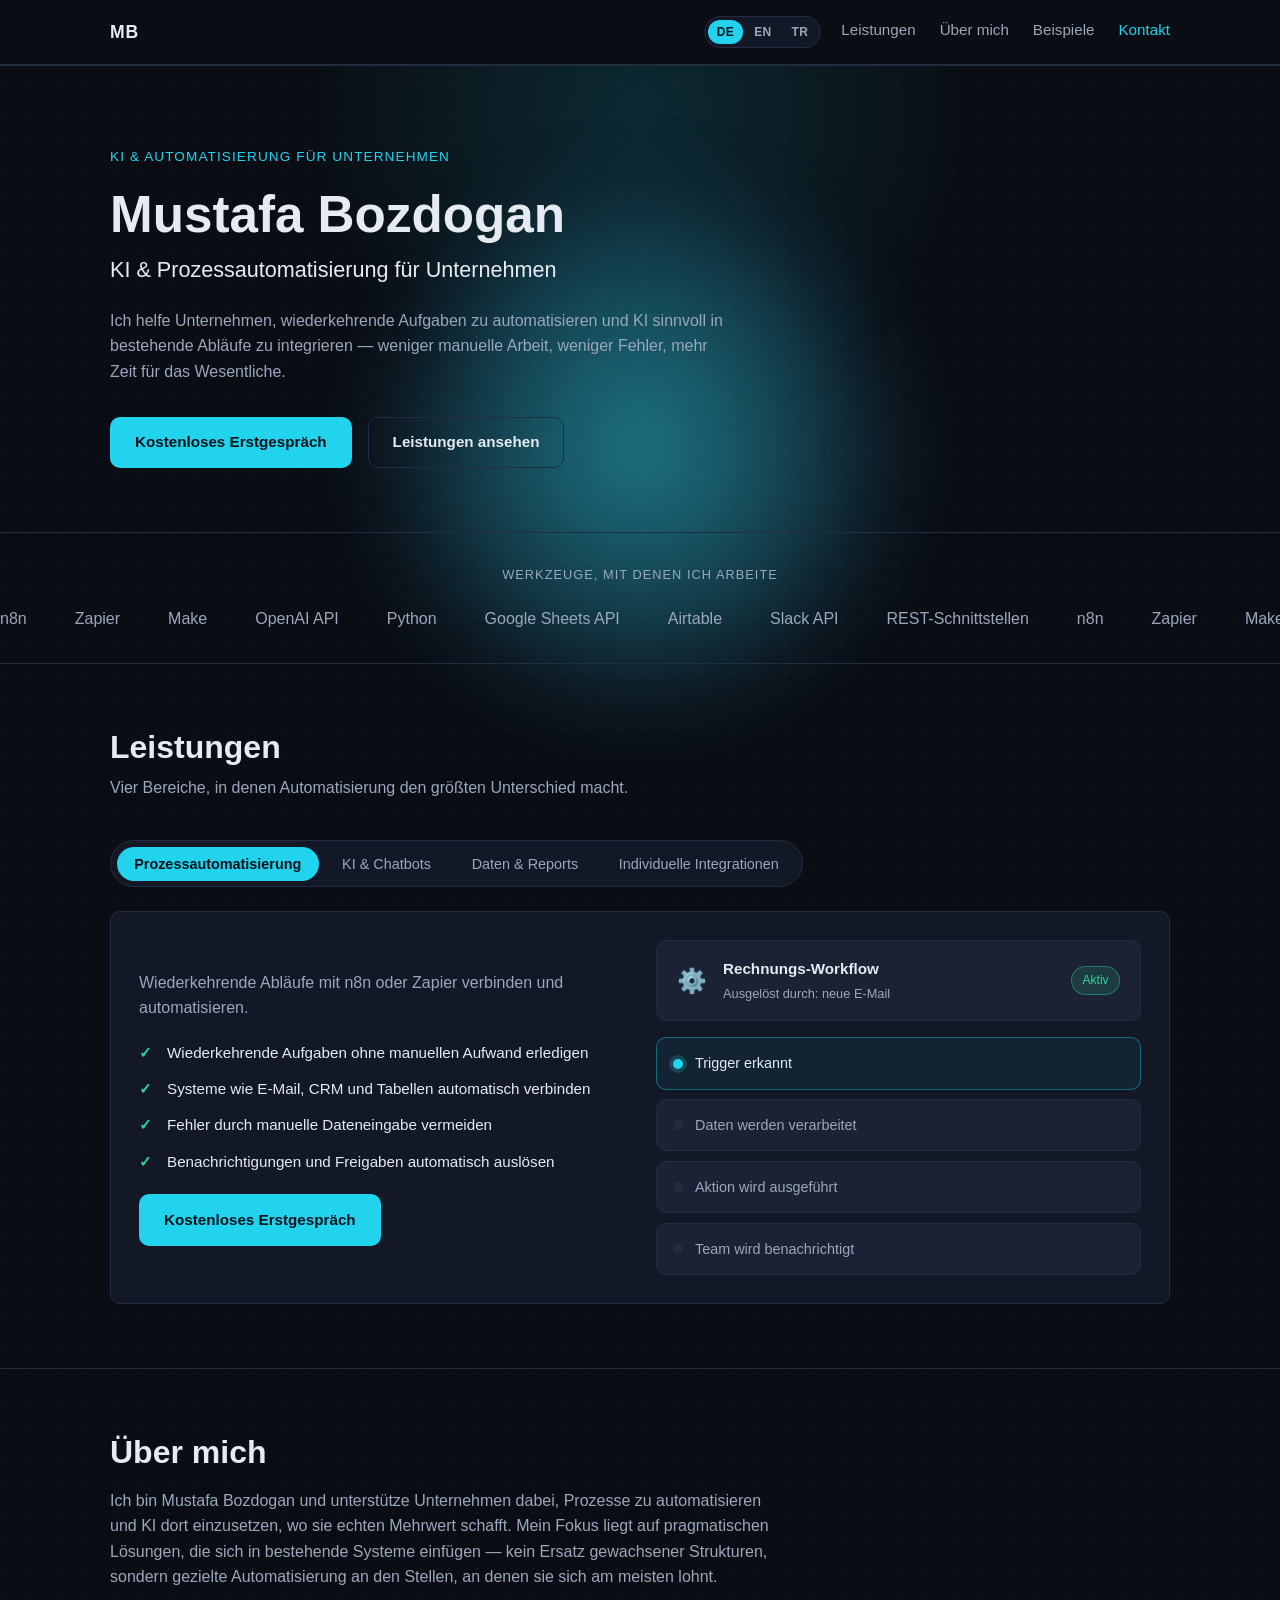
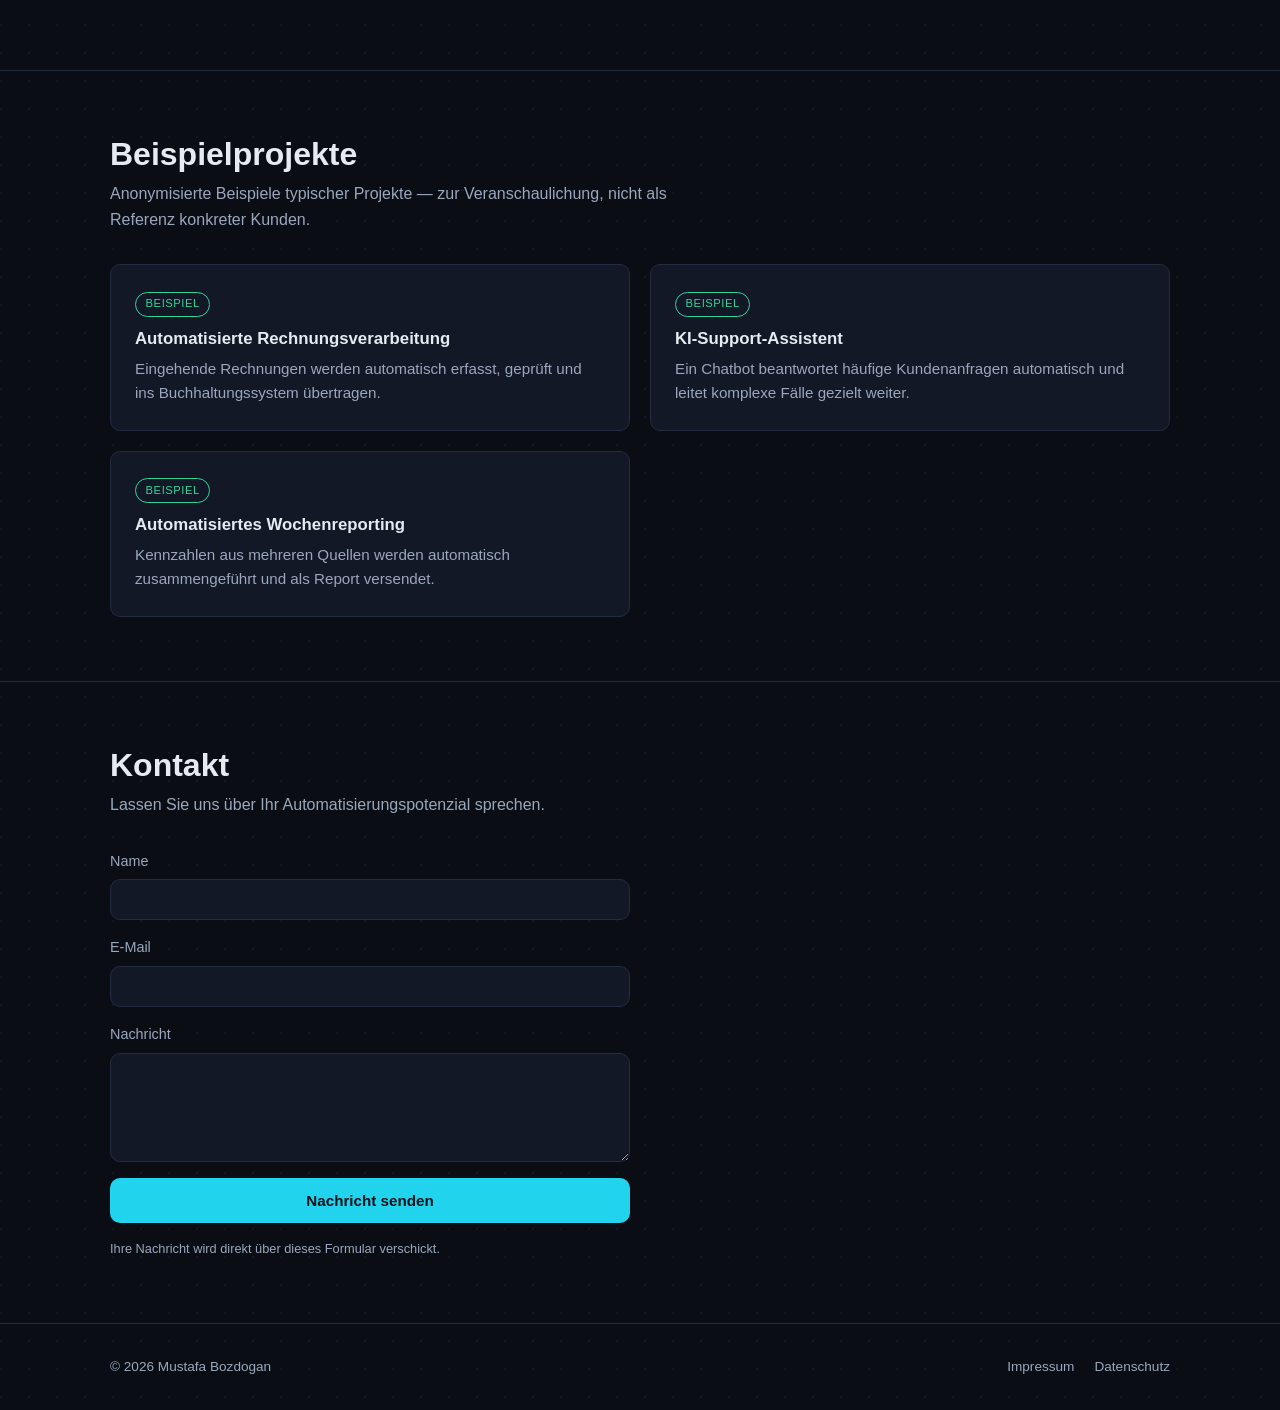
<file: index.html>
<!doctype html>
<html lang="de">
<head>
  <meta charset="UTF-8">
  <meta name="viewport" content="width=device-width, initial-scale=1.0">
  <title>Mustafa Bozdogan — KI & Prozessautomatisierung für Unternehmen</title>
  <meta name="description" content="Mustafa Bozdogan unterstützt Unternehmen bei der Automatisierung von Prozessen mit KI, n8n/Zapier-Workflows, Daten-Reporting und individuellen Software-Integrationen.">
  <meta property="og:title" content="Mustafa Bozdogan — KI & Prozessautomatisierung für Unternehmen">
  <meta property="og:description" content="KI- und Prozessautomatisierung für Unternehmen: Workflows, Chatbots, Reporting, individuelle Integrationen.">
  <meta property="og:type" content="website">
  <link rel="stylesheet" href="styles.css">
</head>
<body>
  <div class="scroll-progress" id="scrollProgress"></div>
  <header class="site-header">
    <div class="container header-inner">
      <a href="#hero" class="logo">MB</a>
      <div class="header-right">
        <div class="lang-switcher" role="group" aria-label="Sprache wählen / Language / Dil">
          <button type="button" class="lang-btn active" data-lang="de" aria-pressed="true">DE</button>
          <button type="button" class="lang-btn" data-lang="en" aria-pressed="false">EN</button>
          <button type="button" class="lang-btn" data-lang="tr" aria-pressed="false">TR</button>
        </div>
        <nav class="nav" id="nav">
          <a href="#services" data-i18n="nav.services">Leistungen</a>
          <a href="#about" data-i18n="nav.about">Über mich</a>
          <a href="#references" data-i18n="nav.references">Beispiele</a>
          <a href="#contact" class="nav-cta" data-i18n="nav.contact">Kontakt</a>
        </nav>
        <button class="nav-toggle" id="navToggle" aria-label="Menü öffnen" data-i18n-aria="nav.toggleLabel" aria-expanded="false" aria-controls="nav">
          <span></span><span></span><span></span>
        </button>
      </div>
    </div>
  </header>

  <main>
    <section id="hero" class="hero">
      <div class="container hero-inner">
        <p class="eyebrow reveal" style="transition-delay:0ms" data-i18n="hero.eyebrow">KI & Automatisierung für Unternehmen</p>
        <h1 class="reveal" style="transition-delay:80ms">Mustafa Bozdogan</h1>
        <p class="tagline reveal" style="transition-delay:160ms" data-i18n="hero.tagline">KI &amp; Prozessautomatisierung für Unternehmen</p>
        <p class="hero-text reveal" style="transition-delay:240ms" data-i18n="hero.text">
          Ich helfe Unternehmen, wiederkehrende Aufgaben zu automatisieren und
          KI sinnvoll in bestehende Abläufe zu integrieren — weniger manuelle
          Arbeit, weniger Fehler, mehr Zeit für das Wesentliche.
        </p>
        <div class="hero-actions reveal" style="transition-delay:320ms">
          <a href="#contact" class="btn btn-primary" data-i18n="common.ctaPrimary">Kostenloses Erstgespräch</a>
          <a href="#services" class="btn btn-secondary" data-i18n="hero.ctaSecondary">Leistungen ansehen</a>
        </div>
      </div>
    </section>

    <div class="ticker">
      <p class="ticker-label" data-i18n="ticker.label">Werkzeuge, mit denen ich arbeite</p>
      <div class="ticker-track">
        <div class="ticker-group">
          <span>n8n</span>
          <span>Zapier</span>
          <span>Make</span>
          <span>OpenAI API</span>
          <span>Python</span>
          <span>Google Sheets API</span>
          <span>Airtable</span>
          <span>Slack API</span>
          <span data-i18n="ticker.restApis">REST-Schnittstellen</span>
        </div>
        <div class="ticker-group" aria-hidden="true">
          <span>n8n</span>
          <span>Zapier</span>
          <span>Make</span>
          <span>OpenAI API</span>
          <span>Python</span>
          <span>Google Sheets API</span>
          <span>Airtable</span>
          <span>Slack API</span>
          <span data-i18n="ticker.restApis">REST-Schnittstellen</span>
        </div>
      </div>
    </div>

    <section id="services" class="services">
      <div class="container">
        <h2 class="reveal" data-i18n="services.heading">Leistungen</h2>
        <p class="section-intro reveal" data-i18n="services.intro">Vier Bereiche, in denen Automatisierung den größten Unterschied macht.</p>

        <div class="showcase reveal">
          <div class="tabs" role="tablist" aria-label="Leistungen" data-i18n-aria="services.heading">
            <button class="tab active" role="tab" id="tab-automation" aria-selected="true" aria-controls="panel-automation" data-i18n="services.tabAutomation">Prozessautomatisierung</button>
            <button class="tab" role="tab" id="tab-ai" aria-selected="false" aria-controls="panel-ai" tabindex="-1" data-i18n="services.tabAi">KI &amp; Chatbots</button>
            <button class="tab" role="tab" id="tab-data" aria-selected="false" aria-controls="panel-data" tabindex="-1" data-i18n="services.tabData">Daten &amp; Reports</button>
            <button class="tab" role="tab" id="tab-custom" aria-selected="false" aria-controls="panel-custom" tabindex="-1" data-i18n="services.tabCustom">Individuelle Integrationen</button>
          </div>

          <div class="showcase-panel">
            <div class="tabpanel" role="tabpanel" id="panel-automation" aria-labelledby="tab-automation">
              <div class="showcase-text">
                <p data-i18n="services.automation.desc">Wiederkehrende Abläufe mit n8n oder Zapier verbinden und automatisieren.</p>
                <ul class="checklist">
                  <li data-i18n="services.automation.check1">Wiederkehrende Aufgaben ohne manuellen Aufwand erledigen</li>
                  <li data-i18n="services.automation.check2">Systeme wie E-Mail, CRM und Tabellen automatisch verbinden</li>
                  <li data-i18n="services.automation.check3">Fehler durch manuelle Dateneingabe vermeiden</li>
                  <li data-i18n="services.automation.check4">Benachrichtigungen und Freigaben automatisch auslösen</li>
                </ul>
                <a href="#contact" class="btn btn-primary" data-i18n="common.ctaPrimary">Kostenloses Erstgespräch</a>
              </div>
              <div class="showcase-visual">
                <div class="workflow-card">
                  <div class="workflow-card-icon" aria-hidden="true">⚙️</div>
                  <div>
                    <p class="workflow-card-title" data-i18n="services.automation.workflowTitle">Rechnungs-Workflow</p>
                    <p class="workflow-card-meta" data-i18n="services.automation.workflowMeta">Ausgelöst durch: neue E-Mail</p>
                  </div>
                  <span class="workflow-status" data-i18n="common.statusActive">Aktiv</span>
                </div>
                <ol class="stepper">
                  <li class="step active"><span class="step-dot"></span><span data-i18n="services.automation.step1">Trigger erkannt</span></li>
                  <li class="step"><span class="step-dot"></span><span data-i18n="services.automation.step2">Daten werden verarbeitet</span></li>
                  <li class="step"><span class="step-dot"></span><span data-i18n="services.automation.step3">Aktion wird ausgeführt</span></li>
                  <li class="step"><span class="step-dot"></span><span data-i18n="services.automation.step4">Team wird benachrichtigt</span></li>
                </ol>
              </div>
            </div>

            <div class="tabpanel" role="tabpanel" id="panel-ai" aria-labelledby="tab-ai" hidden>
              <div class="showcase-text">
                <p data-i18n="services.ai.desc">KI-gestützte Assistenten für Kundenservice oder interne Nutzung.</p>
                <ul class="checklist">
                  <li data-i18n="services.ai.check1">Kundenanfragen automatisch und rund um die Uhr beantworten</li>
                  <li data-i18n="services.ai.check2">Häufige Fragen sofort lösen, komplexe Fälle weiterleiten</li>
                  <li data-i18n="services.ai.check3">KI an Ihre eigenen Daten und Tools anbinden</li>
                  <li data-i18n="services.ai.check4">Nahtlose Übergabe an Ihr Team, wenn nötig</li>
                </ul>
                <a href="#contact" class="btn btn-primary" data-i18n="common.ctaPrimary">Kostenloses Erstgespräch</a>
              </div>
              <div class="showcase-visual">
                <div class="workflow-card">
                  <div class="workflow-card-icon" aria-hidden="true">🤖</div>
                  <div>
                    <p class="workflow-card-title" data-i18n="services.ai.workflowTitle">Support-Assistent</p>
                    <p class="workflow-card-meta" data-i18n="services.ai.workflowMeta">Kanal: Website-Chat</p>
                  </div>
                  <span class="workflow-status" data-i18n="common.statusActive">Aktiv</span>
                </div>
                <ol class="stepper">
                  <li class="step active"><span class="step-dot"></span><span data-i18n="services.ai.step1">Anfrage eingegangen</span></li>
                  <li class="step"><span class="step-dot"></span><span data-i18n="services.ai.step2">KI analysiert Anliegen</span></li>
                  <li class="step"><span class="step-dot"></span><span data-i18n="services.ai.step3">Antwort wird generiert</span></li>
                  <li class="step"><span class="step-dot"></span><span data-i18n="services.ai.step4">Bei Bedarf an Team übergeben</span></li>
                </ol>
              </div>
            </div>

            <div class="tabpanel" role="tabpanel" id="panel-data" aria-labelledby="tab-data" hidden>
              <div class="showcase-text">
                <p data-i18n="services.data.desc">Automatisch aktualisierte Reports und Dashboards statt manueller Excel-Arbeit.</p>
                <ul class="checklist">
                  <li data-i18n="services.data.check1">Kennzahlen aus mehreren Quellen automatisch zusammenführen</li>
                  <li data-i18n="services.data.check2">Reports pünktlich und ohne manuelle Excel-Arbeit erstellen</li>
                  <li data-i18n="services.data.check3">Dashboards immer aktuell halten</li>
                  <li data-i18n="services.data.check4">Zeit für Analyse statt Datensammlung gewinnen</li>
                </ul>
                <a href="#contact" class="btn btn-primary" data-i18n="common.ctaPrimary">Kostenloses Erstgespräch</a>
              </div>
              <div class="showcase-visual">
                <div class="workflow-card">
                  <div class="workflow-card-icon" aria-hidden="true">📊</div>
                  <div>
                    <p class="workflow-card-title" data-i18n="services.data.workflowTitle">Wochenreport</p>
                    <p class="workflow-card-meta" data-i18n="services.data.workflowMeta">Quellen: 3 Systeme</p>
                  </div>
                  <span class="workflow-status" data-i18n="common.statusActive">Aktiv</span>
                </div>
                <ol class="stepper">
                  <li class="step active"><span class="step-dot"></span><span data-i18n="services.data.step1">Daten werden abgerufen</span></li>
                  <li class="step"><span class="step-dot"></span><span data-i18n="services.data.step2">Werte werden zusammengeführt</span></li>
                  <li class="step"><span class="step-dot"></span><span data-i18n="services.data.step3">Report wird erstellt</span></li>
                  <li class="step"><span class="step-dot"></span><span data-i18n="services.data.step4">Report wird versendet</span></li>
                </ol>
              </div>
            </div>

            <div class="tabpanel" role="tabpanel" id="panel-custom" aria-labelledby="tab-custom" hidden>
              <div class="showcase-text">
                <p data-i18n="services.custom.desc">Maßgeschneiderte Schnittstellen, wenn Standardlösungen nicht ausreichen.</p>
                <ul class="checklist">
                  <li data-i18n="services.custom.check1">Maßgeschneiderte Schnittstellen zwischen Ihren Systemen</li>
                  <li data-i18n="services.custom.check2">Anbindung über APIs an bestehende Software</li>
                  <li data-i18n="services.custom.check3">Lösungen, die zu Ihren bestehenden Abläufen passen</li>
                  <li data-i18n="services.custom.check4">Skalierbar für wachsende Anforderungen</li>
                </ul>
                <a href="#contact" class="btn btn-primary" data-i18n="common.ctaPrimary">Kostenloses Erstgespräch</a>
              </div>
              <div class="showcase-visual">
                <div class="workflow-card">
                  <div class="workflow-card-icon" aria-hidden="true">🔗</div>
                  <div>
                    <p class="workflow-card-title" data-i18n="services.custom.workflowTitle">Individuelle Integration</p>
                    <p class="workflow-card-meta" data-i18n="services.custom.workflowMeta">Verbindung: 2 Systeme</p>
                  </div>
                  <span class="workflow-status" data-i18n="common.statusActive">Aktiv</span>
                </div>
                <ol class="stepper">
                  <li class="step active"><span class="step-dot"></span><span data-i18n="services.custom.step1">Anforderung analysiert</span></li>
                  <li class="step"><span class="step-dot"></span><span data-i18n="services.custom.step2">Schnittstelle entwickelt</span></li>
                  <li class="step"><span class="step-dot"></span><span data-i18n="services.custom.step3">Systeme verbunden</span></li>
                  <li class="step"><span class="step-dot"></span><span data-i18n="services.custom.step4">Getestet &amp; live</span></li>
                </ol>
              </div>
            </div>
          </div>
        </div>
      </div>
    </section>

    <section id="about" class="about">
      <div class="container about-inner">
        <h2 class="reveal" data-i18n="about.heading">Über mich</h2>
        <p class="reveal" data-i18n="about.text">
          Ich bin Mustafa Bozdogan und unterstütze Unternehmen dabei, Prozesse zu
          automatisieren und KI dort einzusetzen, wo sie echten Mehrwert schafft.
          Mein Fokus liegt auf pragmatischen Lösungen, die sich in bestehende
          Systeme einfügen — kein Ersatz gewachsener Strukturen, sondern gezielte
          Automatisierung an den Stellen, an denen sie sich am meisten lohnt.
        </p>
      </div>
    </section>

    <section id="references" class="references">
      <div class="container">
        <h2 class="reveal" data-i18n="references.heading">Beispielprojekte</h2>
        <p class="section-intro reveal" data-i18n="references.intro">
          Anonymisierte Beispiele typischer Projekte — zur Veranschaulichung, nicht als
          Referenz konkreter Kunden.
        </p>
        <div class="card-grid">
          <article class="card reveal">
            <span class="card-tag" data-i18n="references.tag">Beispiel</span>
            <h3 data-i18n="references.card1.title">Automatisierte Rechnungsverarbeitung</h3>
            <p data-i18n="references.card1.desc">Eingehende Rechnungen werden automatisch erfasst, geprüft und ins Buchhaltungssystem übertragen.</p>
          </article>
          <article class="card reveal">
            <span class="card-tag" data-i18n="references.tag">Beispiel</span>
            <h3 data-i18n="references.card2.title">KI-Support-Assistent</h3>
            <p data-i18n="references.card2.desc">Ein Chatbot beantwortet häufige Kundenanfragen automatisch und leitet komplexe Fälle gezielt weiter.</p>
          </article>
          <article class="card reveal">
            <span class="card-tag" data-i18n="references.tag">Beispiel</span>
            <h3 data-i18n="references.card3.title">Automatisiertes Wochenreporting</h3>
            <p data-i18n="references.card3.desc">Kennzahlen aus mehreren Quellen werden automatisch zusammengeführt und als Report versendet.</p>
          </article>
        </div>
      </div>
    </section>

    <section id="contact" class="contact">
      <div class="container contact-inner">
        <h2 class="reveal" data-i18n="contact.heading">Kontakt</h2>
        <p class="section-intro reveal" data-i18n="contact.intro">Lassen Sie uns über Ihr Automatisierungspotenzial sprechen.</p>
        <form class="contact-form reveal" id="contactForm">
          <input type="hidden" name="access_key" value="852c663d-077a-46c2-bead-4a52824ffb37">
          <input type="hidden" name="subject" value="Neue Kontaktanfrage über die Website">
          <input type="checkbox" name="botcheck" class="hidden-field" tabindex="-1" autocomplete="off">
          <div class="form-row">
            <label for="name" data-i18n="contact.labelName">Name</label>
            <input type="text" id="name" name="name" required autocomplete="name">
          </div>
          <div class="form-row">
            <label for="email" data-i18n="contact.labelEmail">E-Mail</label>
            <input type="email" id="email" name="email" required autocomplete="email">
          </div>
          <div class="form-row">
            <label for="message" data-i18n="contact.labelMessage">Nachricht</label>
            <textarea id="message" name="message" rows="5" required></textarea>
          </div>
          <button type="submit" class="btn btn-primary" data-i18n="contact.submit">Nachricht senden</button>
          <p class="form-note" id="formStatus" data-i18n="contact.note">Ihre Nachricht wird direkt über dieses Formular verschickt.</p>
        </form>
      </div>
    </section>
  </main>

  <footer class="site-footer">
    <div class="container footer-inner">
      <p>&copy; <span id="year"></span> Mustafa Bozdogan</p>
      <nav class="footer-nav">
        <a href="impressum.html" data-i18n="footer.impressum">Impressum</a>
        <a href="datenschutz.html" data-i18n="footer.datenschutz">Datenschutz</a>
      </nav>
    </div>
  </footer>

  <script src="i18n.js"></script>
  <script src="script.js"></script>
</body>
</html>
</file>
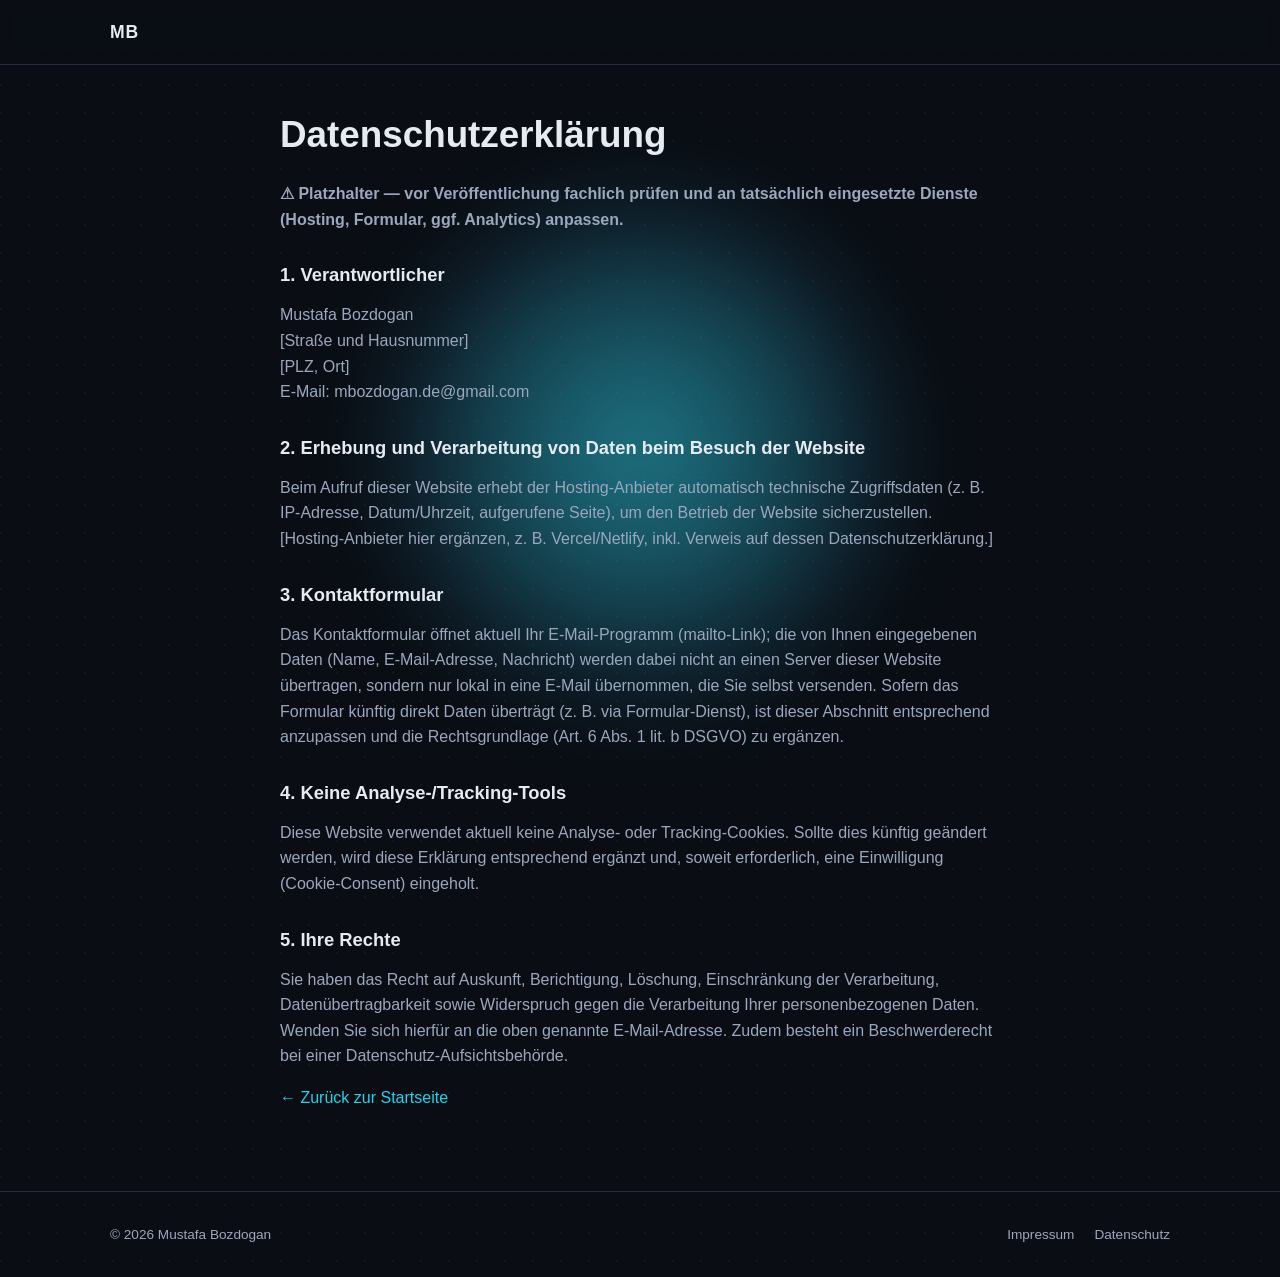
<file: datenschutz.html>
<!doctype html>
<html lang="de">
<head>
  <meta charset="UTF-8">
  <meta name="viewport" content="width=device-width, initial-scale=1.0">
  <title>Datenschutzerklärung — Mustafa Bozdogan</title>
  <meta name="robots" content="noindex">
  <link rel="stylesheet" href="styles.css">
</head>
<body>
  <header class="site-header">
    <div class="container header-inner">
      <a href="index.html" class="logo">MB</a>
    </div>
  </header>

  <main class="container legal">
    <h1>Datenschutzerklärung</h1>
    <p><strong>⚠ Platzhalter — vor Veröffentlichung fachlich prüfen und an tatsächlich eingesetzte Dienste (Hosting, Formular, ggf. Analytics) anpassen.</strong></p>

    <h2>1. Verantwortlicher</h2>
    <p>
      Mustafa Bozdogan<br>
      [Straße und Hausnummer]<br>
      [PLZ, Ort]<br>
      E-Mail: mbozdogan.de@gmail.com
    </p>

    <h2>2. Erhebung und Verarbeitung von Daten beim Besuch der Website</h2>
    <p>
      Beim Aufruf dieser Website erhebt der Hosting-Anbieter automatisch technische
      Zugriffsdaten (z. B. IP-Adresse, Datum/Uhrzeit, aufgerufene Seite), um den
      Betrieb der Website sicherzustellen. [Hosting-Anbieter hier ergänzen, z. B.
      Vercel/Netlify, inkl. Verweis auf dessen Datenschutzerklärung.]
    </p>

    <h2>3. Kontaktformular</h2>
    <p>
      Das Kontaktformular öffnet aktuell Ihr E-Mail-Programm (mailto-Link); die von
      Ihnen eingegebenen Daten (Name, E-Mail-Adresse, Nachricht) werden dabei nicht
      an einen Server dieser Website übertragen, sondern nur lokal in eine E-Mail
      übernommen, die Sie selbst versenden. Sofern das Formular künftig direkt Daten
      überträgt (z. B. via Formular-Dienst), ist dieser Abschnitt entsprechend
      anzupassen und die Rechtsgrundlage (Art. 6 Abs. 1 lit. b DSGVO) zu ergänzen.
    </p>

    <h2>4. Keine Analyse-/Tracking-Tools</h2>
    <p>
      Diese Website verwendet aktuell keine Analyse- oder Tracking-Cookies. Sollte
      dies künftig geändert werden, wird diese Erklärung entsprechend ergänzt und,
      soweit erforderlich, eine Einwilligung (Cookie-Consent) eingeholt.
    </p>

    <h2>5. Ihre Rechte</h2>
    <p>
      Sie haben das Recht auf Auskunft, Berichtigung, Löschung, Einschränkung der
      Verarbeitung, Datenübertragbarkeit sowie Widerspruch gegen die Verarbeitung
      Ihrer personenbezogenen Daten. Wenden Sie sich hierfür an die oben genannte
      E-Mail-Adresse. Zudem besteht ein Beschwerderecht bei einer
      Datenschutz-Aufsichtsbehörde.
    </p>

    <p><a href="index.html">&larr; Zurück zur Startseite</a></p>
  </main>

  <footer class="site-footer">
    <div class="container footer-inner">
      <p>&copy; <span id="year"></span> Mustafa Bozdogan</p>
      <nav class="footer-nav">
        <a href="impressum.html">Impressum</a>
        <a href="datenschutz.html">Datenschutz</a>
      </nav>
    </div>
  </footer>

  <script>document.getElementById("year").textContent = new Date().getFullYear();</script>
</body>
</html>
</file>
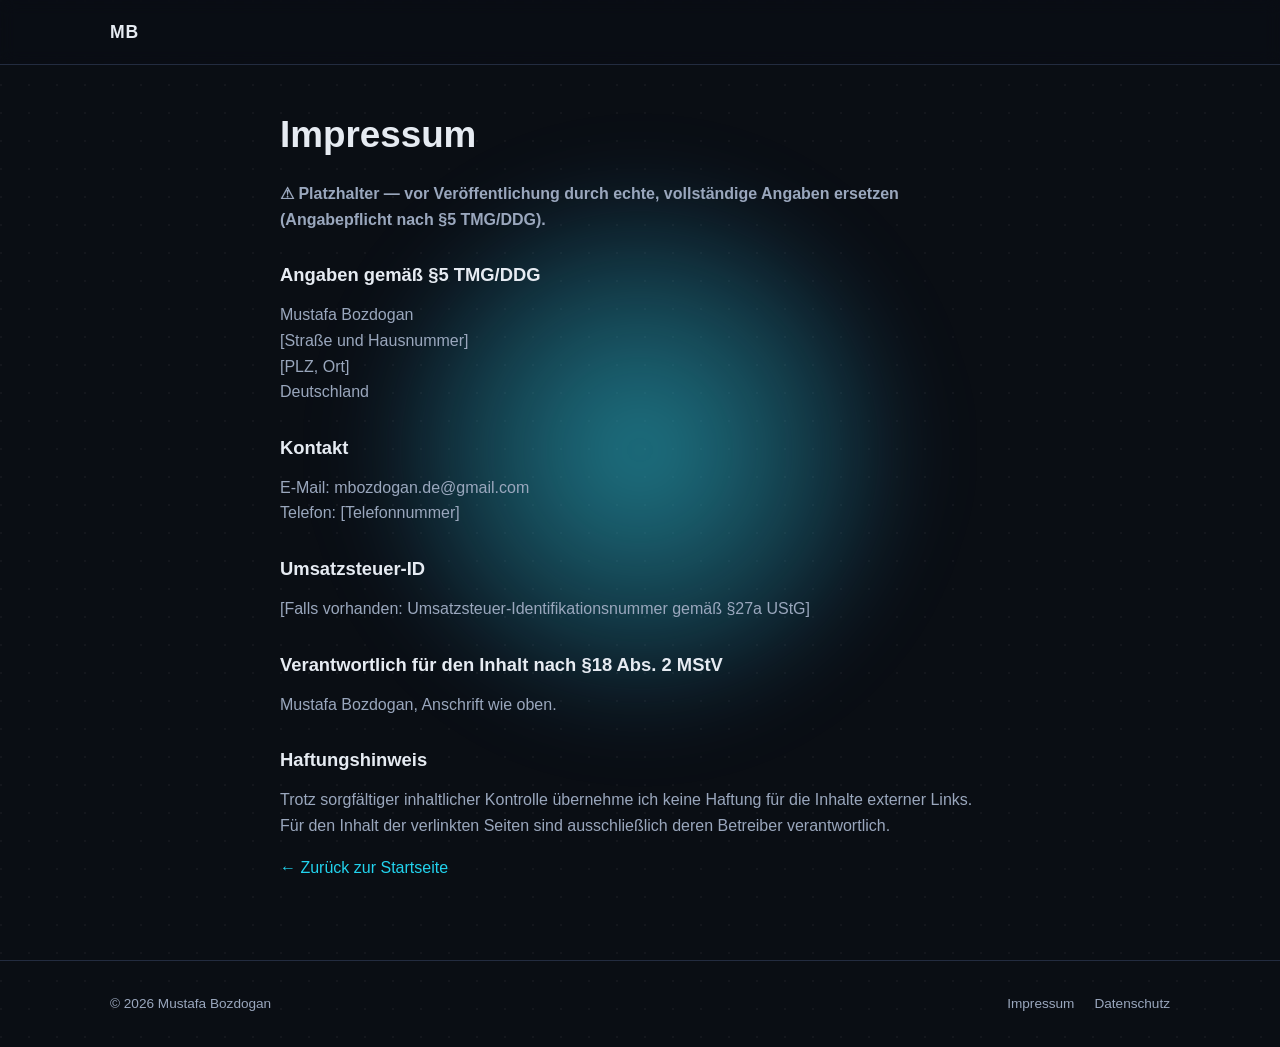
<file: impressum.html>
<!doctype html>
<html lang="de">
<head>
  <meta charset="UTF-8">
  <meta name="viewport" content="width=device-width, initial-scale=1.0">
  <title>Impressum — Mustafa Bozdogan</title>
  <meta name="robots" content="noindex">
  <link rel="stylesheet" href="styles.css">
</head>
<body>
  <header class="site-header">
    <div class="container header-inner">
      <a href="index.html" class="logo">MB</a>
    </div>
  </header>

  <main class="container legal">
    <h1>Impressum</h1>
    <p><strong>⚠ Platzhalter — vor Veröffentlichung durch echte, vollständige Angaben ersetzen (Angabepflicht nach §5 TMG/DDG).</strong></p>

    <h2>Angaben gemäß §5 TMG/DDG</h2>
    <p>
      Mustafa Bozdogan<br>
      [Straße und Hausnummer]<br>
      [PLZ, Ort]<br>
      Deutschland
    </p>

    <h2>Kontakt</h2>
    <p>
      E-Mail: mbozdogan.de@gmail.com<br>
      Telefon: [Telefonnummer]
    </p>

    <h2>Umsatzsteuer-ID</h2>
    <p>[Falls vorhanden: Umsatzsteuer-Identifikationsnummer gemäß §27a UStG]</p>

    <h2>Verantwortlich für den Inhalt nach §18 Abs. 2 MStV</h2>
    <p>Mustafa Bozdogan, Anschrift wie oben.</p>

    <h2>Haftungshinweis</h2>
    <p>
      Trotz sorgfältiger inhaltlicher Kontrolle übernehme ich keine Haftung für die
      Inhalte externer Links. Für den Inhalt der verlinkten Seiten sind ausschließlich
      deren Betreiber verantwortlich.
    </p>

    <p><a href="index.html">&larr; Zurück zur Startseite</a></p>
  </main>

  <footer class="site-footer">
    <div class="container footer-inner">
      <p>&copy; <span id="year"></span> Mustafa Bozdogan</p>
      <nav class="footer-nav">
        <a href="impressum.html">Impressum</a>
        <a href="datenschutz.html">Datenschutz</a>
      </nav>
    </div>
  </footer>

  <script>document.getElementById("year").textContent = new Date().getFullYear();</script>
</body>
</html>
</file>
<file: styles.css>
:root {
  --bg: #0a0e14;
  --surface: #121826;
  --surface-2: #1a2233;
  --border: #232c40;
  --text: #e6ebf2;
  --text-muted: #9aa7bd;
  --accent: #22d3ee;
  --accent-2: #34d399;
  --radius: 10px;
  --max-width: 1100px;
  --font: -apple-system, BlinkMacSystemFont, "Segoe UI", Roboto, Helvetica, Arial, sans-serif;
}

* {
  box-sizing: border-box;
}

html {
  scroll-behavior: smooth;
}

body {
  margin: 0;
  background: var(--bg);
  background-image:
    radial-gradient(circle at 1px 1px, rgba(255, 255, 255, 0.04) 1px, transparent 0);
  background-size: 28px 28px;
  color: var(--text);
  font-family: var(--font);
  line-height: 1.6;
  position: relative;
}

/* Site-wide ambient background: three blurred color blobs that drift
   independently behind all content. Fixed so it stays alive as you
   scroll, not just in the hero. Each blob animates via its own
   background-position entry so they don't move as one rigid group. */
body::before {
  content: "";
  position: fixed;
  inset: 0;
  z-index: -1;
  background-image:
    radial-gradient(34vw 34vw, rgba(34, 211, 238, 0.3), transparent 65%),
    radial-gradient(30vw 30vw, rgba(52, 211, 153, 0.22), transparent 65%),
    radial-gradient(36vw 36vw, rgba(59, 130, 246, 0.22), transparent 65%);
  background-repeat: no-repeat;
  background-position: 18% 22%, 82% 28%, 50% 85%;
  filter: blur(35px);
  animation: bg-drift 20s ease-in-out infinite;
  pointer-events: none;
}

@keyframes bg-drift {
  0%   { background-position: 18% 22%, 82% 28%, 50% 85%; }
  25%  { background-position: 38% 38%, 62% 55%, 70% 60%; }
  50%  { background-position: 12% 55%, 88% 12%, 30% 92%; }
  75%  { background-position: 32% 15%, 70% 42%, 58% 68%; }
  100% { background-position: 18% 22%, 82% 28%, 50% 85%; }
}

.container {
  max-width: var(--max-width);
  margin: 0 auto;
  padding: 0 1.25rem;
}

h1, h2, h3 {
  line-height: 1.2;
  margin: 0 0 0.5rem;
}

h2 {
  font-size: clamp(1.5rem, 1.2rem + 1.2vw, 2rem);
}

p {
  color: var(--text-muted);
}

a {
  color: var(--accent);
  text-decoration: none;
}

a:hover {
  text-decoration: underline;
}

/* Header */

.site-header {
  position: sticky;
  top: 0;
  z-index: 10;
  background: rgba(10, 14, 20, 0.85);
  backdrop-filter: blur(8px);
  border-bottom: 1px solid var(--border);
  transition: box-shadow 0.3s ease, border-color 0.3s ease;
}

.site-header.scrolled {
  box-shadow: 0 8px 24px rgba(0, 0, 0, 0.35);
  border-bottom-color: rgba(34, 211, 238, 0.25);
}

.header-inner {
  display: flex;
  align-items: center;
  justify-content: space-between;
  height: 64px;
}

.logo {
  font-weight: 700;
  font-size: 1.1rem;
  letter-spacing: 0.05em;
  color: var(--text);
  text-decoration: none;
}

.header-right {
  display: flex;
  align-items: center;
  gap: 1.25rem;
}

.lang-switcher {
  display: flex;
  gap: 0.15rem;
  background: var(--surface);
  border: 1px solid var(--border);
  border-radius: 999px;
  padding: 0.2rem;
  flex-shrink: 0;
}

.lang-btn {
  border: none;
  background: transparent;
  color: var(--text-muted);
  font-family: inherit;
  font-size: 0.75rem;
  font-weight: 600;
  letter-spacing: 0.03em;
  padding: 0.32rem 0.55rem;
  border-radius: 999px;
  cursor: pointer;
  transition: background 0.2s ease, color 0.2s ease;
}

.lang-btn:hover {
  color: var(--text);
}

.lang-btn.active {
  background: var(--accent);
  color: #04121a;
}

.nav {
  display: none;
  align-items: center;
  gap: 1.5rem;
}

.nav a {
  position: relative;
  color: var(--text-muted);
  font-size: 0.95rem;
  padding-bottom: 4px;
}

.nav a::after {
  content: "";
  position: absolute;
  left: 0;
  bottom: 0;
  width: 0;
  height: 2px;
  background: var(--accent);
  transition: width 0.25s ease;
}

.nav a:hover {
  color: var(--text);
  text-decoration: none;
}

.nav a:hover::after,
.nav a.active::after {
  width: 100%;
}

.nav a.active {
  color: var(--text);
}

.nav-cta {
  color: var(--accent) !important;
}

.nav-toggle {
  display: flex;
  flex-direction: column;
  justify-content: center;
  gap: 5px;
  width: 36px;
  height: 36px;
  background: none;
  border: 1px solid var(--border);
  border-radius: 6px;
  cursor: pointer;
}

.nav-toggle span {
  display: block;
  height: 2px;
  margin: 0 7px;
  background: var(--text);
}

@media (min-width: 720px) {
  .nav {
    display: flex;
  }
  .nav-toggle {
    display: none;
  }
}

.nav.open {
  display: flex;
  flex-direction: column;
  position: absolute;
  top: 64px;
  left: 0;
  right: 0;
  background: var(--surface);
  border-bottom: 1px solid var(--border);
  padding: 1rem 1.25rem;
  gap: 1rem;
}

/* Hero */

.hero {
  position: relative;
  overflow: hidden;
  padding: 5rem 0 4rem;
}

.hero::before {
  content: "";
  position: absolute;
  inset: 0;
  background: radial-gradient(
    480px circle at var(--mx, 50%) var(--my, 10%),
    rgba(34, 211, 238, 0.14),
    transparent 70%
  );
  pointer-events: none;
}


.hero-inner {
  position: relative;
  z-index: 1;
}

.eyebrow {
  color: var(--accent);
  font-size: 0.85rem;
  letter-spacing: 0.08em;
  text-transform: uppercase;
  margin: 0 0 1rem;
}

.hero h1 {
  font-size: clamp(2.2rem, 1.8rem + 2vw, 3.2rem);
}

.tagline {
  font-size: clamp(1.1rem, 1rem + 0.5vw, 1.35rem);
  color: var(--text);
  margin: 0 0 1.25rem;
}

.hero-text {
  max-width: 620px;
  margin: 0 0 2rem;
}

.hero-actions {
  display: flex;
  flex-wrap: wrap;
  gap: 1rem;
}

.btn {
  display: inline-block;
  padding: 0.8rem 1.5rem;
  border-radius: var(--radius);
  font-weight: 600;
  font-size: 0.95rem;
  text-decoration: none;
  border: 1px solid transparent;
  cursor: pointer;
}

.btn:hover {
  text-decoration: none;
}

.btn-primary {
  background: var(--accent);
  color: #04121a;
}

.btn-primary:hover {
  background: #4ddfef;
}

.btn-secondary {
  background: transparent;
  border-color: var(--border);
  color: var(--text);
}

.btn-secondary:hover {
  border-color: var(--accent);
  color: var(--accent);
}

.hero .btn-primary {
  animation: cta-pulse 2.8s ease-in-out infinite;
}

.hero .btn-primary:hover {
  animation-play-state: paused;
}

@keyframes cta-pulse {
  0%, 100% { box-shadow: 0 0 0 0 rgba(34, 211, 238, 0.35); }
  50% { box-shadow: 0 0 0 10px rgba(34, 211, 238, 0); }
}

/* Sections */

section {
  padding: 4rem 0;
  border-top: 1px solid var(--border);
}

.section-intro {
  margin: 0 0 2rem;
  max-width: 560px;
}

.card-grid {
  display: grid;
  grid-template-columns: 1fr;
  gap: 1.25rem;
}

@media (min-width: 640px) {
  .card-grid {
    grid-template-columns: repeat(2, 1fr);
  }
}

.card {
  background: var(--surface);
  border: 1px solid var(--border);
  border-radius: var(--radius);
  padding: 1.5rem;
  transition: transform 0.25s ease, border-color 0.25s ease, box-shadow 0.25s ease;
}

.card:hover {
  transform: translateY(-4px);
  border-color: rgba(34, 211, 238, 0.4);
  box-shadow: 0 12px 30px rgba(0, 0, 0, 0.35);
}

.card-icon {
  font-size: 1.6rem;
  margin-bottom: 0.75rem;
}

.card h3 {
  font-size: 1.05rem;
  color: var(--text);
}

.card p {
  margin: 0;
  font-size: 0.95rem;
}

.card-tag {
  display: inline-block;
  font-size: 0.7rem;
  text-transform: uppercase;
  letter-spacing: 0.05em;
  color: var(--accent-2);
  border: 1px solid var(--accent-2);
  border-radius: 999px;
  padding: 0.15rem 0.6rem;
  margin-bottom: 0.75rem;
}

.about-inner p {
  max-width: 680px;
}

/* Services showcase (tabs + live process panel) */

.showcase {
  margin-top: 2.5rem;
}

.tabs {
  display: flex;
  flex-wrap: nowrap;
  overflow-x: auto;
  gap: 0.35rem;
  background: var(--surface);
  border: 1px solid var(--border);
  border-radius: 999px;
  padding: 0.35rem;
  width: fit-content;
  max-width: 100%;
}

.tab {
  flex-shrink: 0;
  padding: 0.55rem 1.1rem;
  border-radius: 999px;
  border: none;
  background: transparent;
  color: var(--text-muted);
  font-family: inherit;
  font-size: 0.9rem;
  cursor: pointer;
  transition: background 0.25s ease, color 0.25s ease;
}

.tab:hover {
  color: var(--text);
}

.tab.active {
  background: var(--accent);
  color: #04121a;
  font-weight: 600;
}

.showcase-panel {
  margin-top: 1.5rem;
  background: var(--surface);
  border: 1px solid var(--border);
  border-radius: var(--radius);
  padding: 1.75rem;
}

.tabpanel {
  display: grid;
  grid-template-columns: 1fr;
  gap: 2rem;
}

.tabpanel[hidden] {
  display: none;
}

@media (min-width: 800px) {
  .tabpanel {
    grid-template-columns: 1fr 1fr;
    align-items: center;
  }
}

.showcase-text p {
  margin-top: 0;
}

.checklist {
  list-style: none;
  margin: 1.25rem 0;
  padding: 0;
  display: flex;
  flex-direction: column;
  gap: 0.75rem;
}

.checklist li {
  position: relative;
  padding-left: 1.75rem;
  color: var(--text);
  font-size: 0.95rem;
}

.checklist li::before {
  content: "✓";
  position: absolute;
  left: 0;
  top: 0;
  color: var(--accent-2);
  font-weight: 700;
}

.showcase-visual {
  display: flex;
  flex-direction: column;
  gap: 1rem;
}

.workflow-card {
  display: flex;
  align-items: center;
  gap: 1rem;
  background: var(--surface-2);
  border: 1px solid var(--border);
  border-radius: var(--radius);
  padding: 1rem 1.25rem;
}

.workflow-card-icon {
  font-size: 1.5rem;
}

.workflow-card-title {
  margin: 0;
  font-weight: 600;
  color: var(--text);
  font-size: 0.95rem;
}

.workflow-card-meta {
  margin: 0.15rem 0 0;
  font-size: 0.8rem;
}

.workflow-status {
  margin-left: auto;
  font-size: 0.75rem;
  padding: 0.25rem 0.65rem;
  border-radius: 999px;
  background: rgba(52, 211, 153, 0.15);
  color: var(--accent-2);
  border: 1px solid rgba(52, 211, 153, 0.4);
  white-space: nowrap;
}

.stepper {
  list-style: none;
  margin: 0;
  padding: 0;
  display: flex;
  flex-direction: column;
  gap: 0.6rem;
}

.step {
  display: flex;
  align-items: center;
  gap: 0.75rem;
  padding: 0.85rem 1rem;
  background: var(--surface-2);
  border: 1px solid var(--border);
  border-radius: var(--radius);
  font-size: 0.9rem;
  color: var(--text-muted);
  transition: border-color 0.3s ease, color 0.3s ease, background 0.3s ease;
}

.step-dot {
  width: 10px;
  height: 10px;
  border-radius: 50%;
  background: var(--border);
  flex-shrink: 0;
  transition: background 0.3s ease, box-shadow 0.3s ease;
}

.step.active {
  color: var(--text);
  border-color: rgba(34, 211, 238, 0.4);
  background: rgba(34, 211, 238, 0.06);
}

.step.active .step-dot {
  background: var(--accent);
  box-shadow: 0 0 0 4px rgba(34, 211, 238, 0.2);
}

/* Contact */

.contact-form {
  max-width: 520px;
  display: flex;
  flex-direction: column;
  gap: 1rem;
}

.form-row {
  display: flex;
  flex-direction: column;
  gap: 0.4rem;
}

.form-row label {
  font-size: 0.9rem;
  color: var(--text-muted);
}

.form-row input,
.form-row textarea {
  background: var(--surface);
  border: 1px solid var(--border);
  border-radius: var(--radius);
  padding: 0.7rem 0.9rem;
  color: var(--text);
  font-family: inherit;
  font-size: 0.95rem;
}

.form-row input:focus,
.form-row textarea:focus {
  outline: none;
  border-color: var(--accent);
}

.form-note {
  font-size: 0.8rem;
  margin: 0;
}

.hidden-field {
  display: none;
}

/* Scroll progress bar */

.scroll-progress {
  position: fixed;
  top: 0;
  left: 0;
  height: 3px;
  width: 0%;
  background: linear-gradient(90deg, var(--accent), var(--accent-2));
  z-index: 50;
}

/* Reveal on scroll */

.reveal {
  opacity: 1;
  transform: none;
}

/* Only hide-then-reveal once JS has confirmed it can run the observer/fallback
   that brings content back — otherwise content must default to visible. */
.js-ready .reveal {
  opacity: 0;
  transform: translateY(24px);
  transition: opacity 0.7s ease, transform 0.7s ease;
}

.js-ready .reveal.is-visible {
  opacity: 1;
  transform: none;
}

/* Tools ticker */

.ticker {
  border-top: 1px solid var(--border);
  padding: 2rem 0;
  overflow: hidden;
}

.ticker-label {
  text-align: center;
  font-size: 0.8rem;
  letter-spacing: 0.08em;
  text-transform: uppercase;
  color: var(--text-muted);
  margin: 0 0 1.25rem;
}

.ticker-track {
  display: flex;
  width: max-content;
  animation: ticker-scroll 26s linear infinite;
}

.ticker-group {
  display: flex;
  gap: 3rem;
  padding-right: 3rem;
}

.ticker-track span {
  font-size: 1rem;
  color: var(--text-muted);
  white-space: nowrap;
}

@keyframes ticker-scroll {
  from { transform: translateX(0); }
  to { transform: translateX(-50%); }
}

/* Reduced motion: respect user preference, disable non-essential motion */

@media (prefers-reduced-motion: reduce) {
  html {
    scroll-behavior: auto;
  }
  *,
  *::before,
  *::after {
    animation-duration: 0.01ms !important;
    animation-iteration-count: 1 !important;
    transition-duration: 0.01ms !important;
    scroll-behavior: auto !important;
  }
}

/* Legal pages */

.legal {
  padding: 3rem 0 4rem;
  max-width: 720px;
}

.legal h1 {
  font-size: clamp(1.8rem, 1.5rem + 1vw, 2.4rem);
  margin-bottom: 1.5rem;
}

.legal h2 {
  margin-top: 2rem;
  font-size: 1.15rem;
}

/* Footer */

.site-footer {
  border-top: 1px solid var(--border);
  padding: 2rem 0;
}

.footer-inner {
  display: flex;
  flex-direction: column;
  gap: 0.75rem;
  align-items: flex-start;
}

.footer-inner p {
  margin: 0;
  font-size: 0.85rem;
}

.footer-nav {
  display: flex;
  gap: 1.25rem;
}

.footer-nav a {
  color: var(--text-muted);
  font-size: 0.85rem;
}

@media (min-width: 640px) {
  .footer-inner {
    flex-direction: row;
    justify-content: space-between;
    align-items: center;
  }
}
</file>
